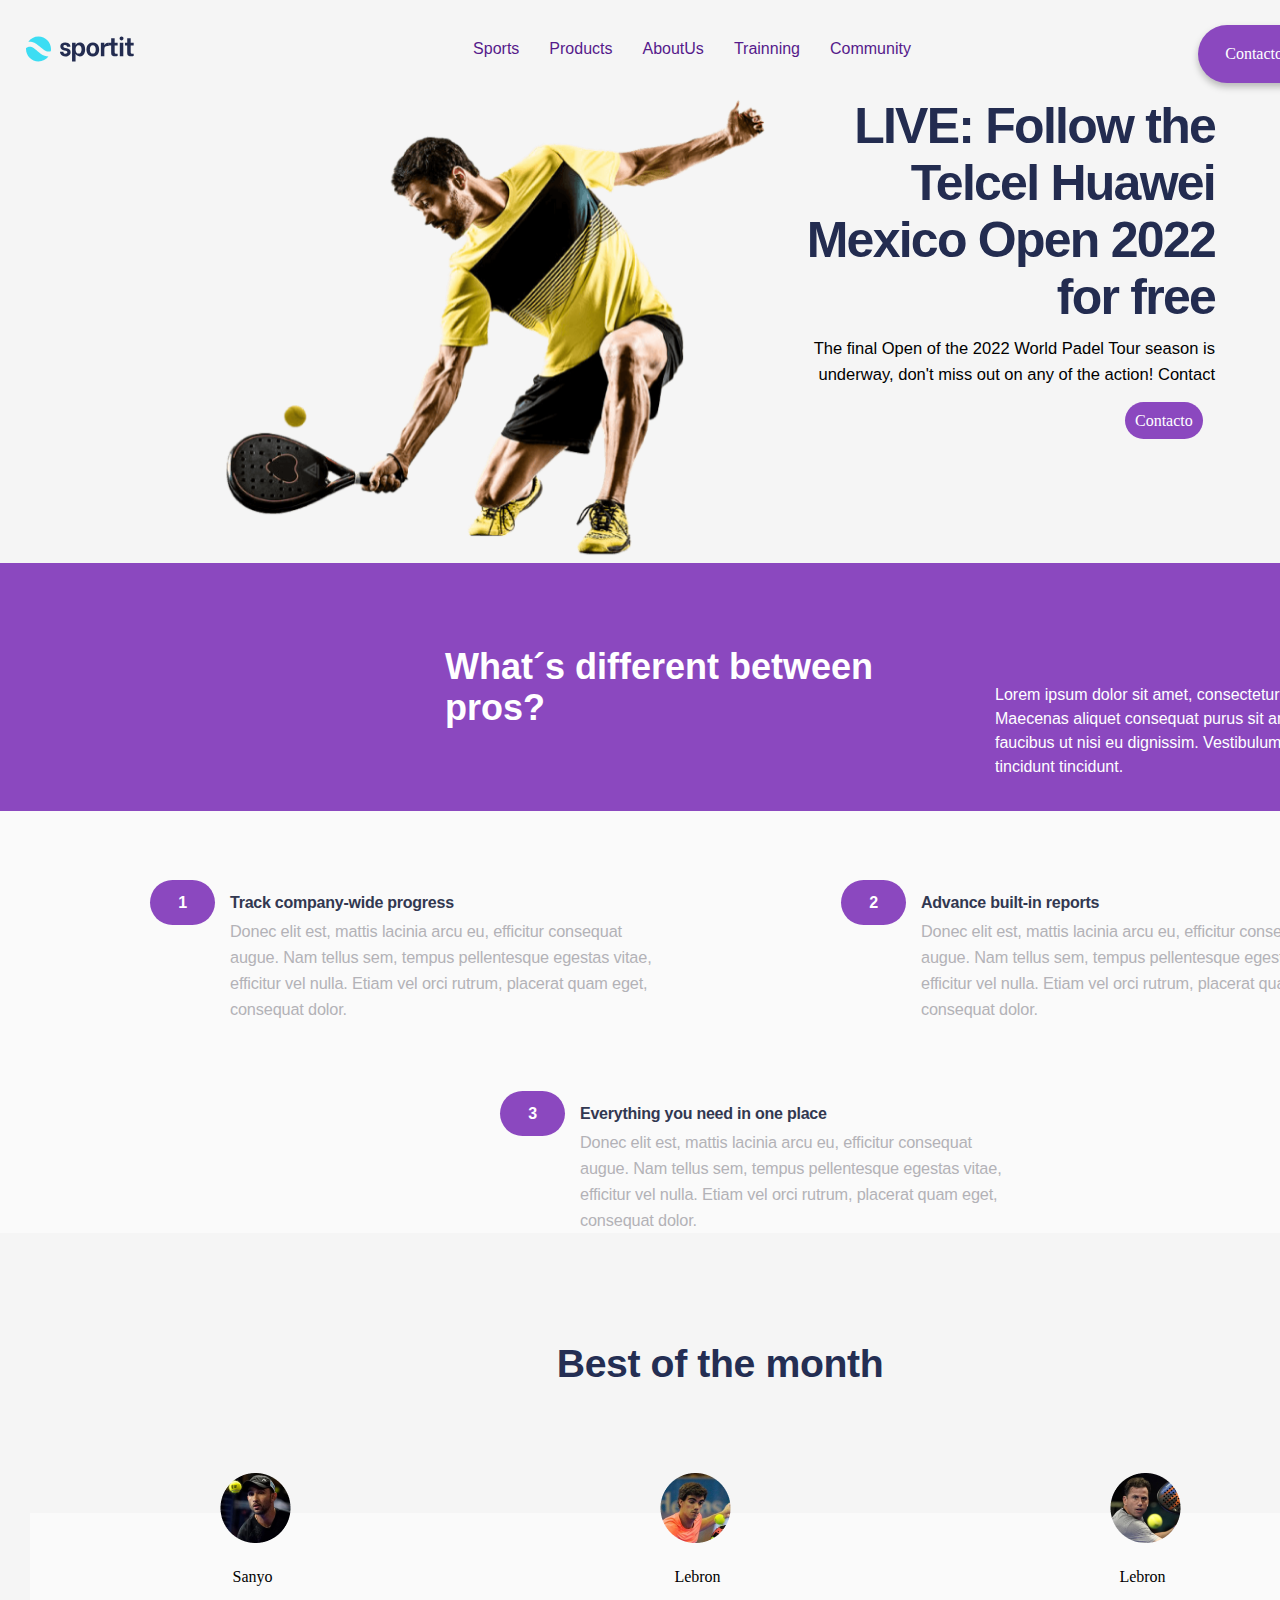
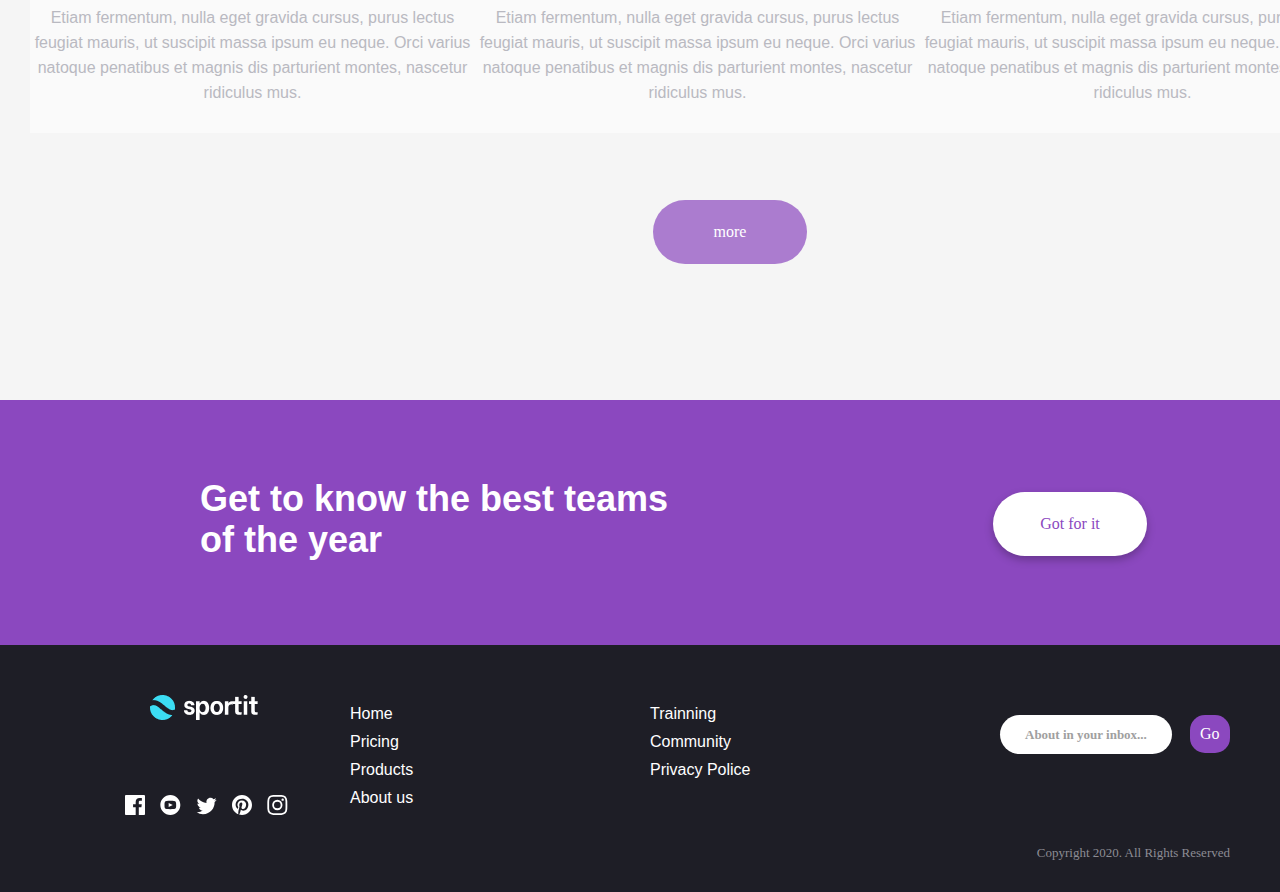
<file: index.html>
<!DOCTYPE html>
<html lang="en">
<head>
    <title>Document</title>
    <meta charset="UTF-8">
    <meta name="viewport" content="width=device-width, initial-scale=1.0">
    <link rel="preconnect" href="https://fonts.googleapis.com">
    <link rel="preconnect" href="https://fonts.gstatic.com" crossorigin>
    <link href="https://fonts.googleapis.com/css2?family=Be+Vietnam+Pro:wght@400;500;700&display=swap" rel="stylesheet">
    <link rel="stylesheet" href="/Css/style.css">
    
</head>
<body>
    <div class="container">
    <header>
       
        <div class="logotipo">
            
            <img src="/img/logo.svg" alt="Logo" class="logoprincipal">
        </div>
        <nav class="menu">
            <ul>
                <li><a href="" class="item-nav">Sports</a></li>
                <li><a href="" class="item-nav">Products</a></li>
                <li><a href="" class="item-nav">AboutUs</a></li>
                <li><a href="" class="item-nav">Trainning</a></li>
                <li><a href="" class="item-nav">Community</a></li>
            <ul>
        </nav>
     
            
                <a href="/Form.html " class="contactoheader">Contacto</a>
            
        

        
        <img class="burguer-menu" src="img/icon-hamburger.svg" alt="burguer">
        
    </header>
    <main>
        <section class="sect1">
                <article class="art1">
                    <img class="img1" src="/img/padel-intro.png" alt="jugando padel">
                </article>
                <article class="art2">
                    
                        <h1 class="titulo">LIVE: Follow the Telcel Huawei Mexico Open 2022 for free </h1>
                    <p class="contenido1">   The final Open of the 2022 World Padel Tour season is underway, don't miss out on any of the action!
                        Contact 
                        
                    </p>
                    
                    <a href="/Form.html" class="contactomain">Contacto</a>
                </article>
                
                
        </section>
        <section class="sect2">
                <article>
                    
                        <p class="titulo2">What´s different between pros?</p>
                        
                    
                </article>
                <article>
                    <p class="text2">
                        Lorem ipsum dolor sit amet, consectetur adipiscing elit. Maecenas aliquet consequat purus sit amet sodales. In faucibus ut nisi eu dignissim. Vestibulum fringilla velit sed tincidunt tincidunt.
                    </p>
                </article>
        </section>
        <section class="sect3">
            <article class="sect3-art1">
                <p class="sect3-text1"> <a href="" class="button1">1</a>Track company-wide progress</p>
                <p class="sect3-text2">Donec elit est, mattis lacinia arcu eu, efficitur consequat augue. Nam tellus sem, tempus pellentesque egestas vitae, efficitur vel nulla. Etiam vel orci rutrum, placerat quam eget, consequat dolor.</p>
            </article>
            <article class="sect3-art1">
                <p class="sect3-text1"><a href="" class="button2">2</a>Advance built-in reports</p>
                <p class="sect3-text2">Donec elit est, mattis lacinia arcu eu, efficitur consequat augue. Nam tellus sem, tempus pellentesque egestas vitae, efficitur vel nulla. Etiam vel orci rutrum, placerat quam eget, consequat dolor.</p>
            </article>
            
        </section> 
        <section class="sect-4">
        <article class="sect3-art2">
            <p class="sect3-text1"> <a href="" class="button3">3</a>Everything you need in one place</p>
           <p class="sect3-text2">Donec elit est, mattis lacinia arcu eu, efficitur consequat augue. Nam tellus sem, tempus pellentesque egestas vitae, efficitur vel nulla. Etiam vel orci rutrum, placerat quam eget, consequat dolor.</p>
       </article>
    </section>
            <div class="divti">
                <p class="titulo3">Best of the month</p>
            </div>
                
        <section class="sect4">
            <img class="img-sect4-1" src="/img/avatar-sanyo.png" alt="">
            <article class="sect4-art1">
                
                <p class="sect4-title-1">Sanyo</p>
                <p class="sect4-text-1">Etiam fermentum, nulla eget gravida cursus, purus lectus feugiat mauris, ut suscipit massa ipsum eu neque. Orci varius natoque penatibus et magnis dis parturient montes, nascetur ridiculus mus. </p>
            </article>
            <img  class="img2-sect4-2"  src="/img/avatar.lebron.png" alt="">
            <article class="sect4-art1">
                
                <p class="sect4-title">Lebron</p>
                <p class="sect4-text">Etiam fermentum, nulla eget gravida cursus, purus lectus feugiat mauris, ut suscipit massa ipsum eu neque. Orci varius natoque penatibus et magnis dis parturient montes, nascetur ridiculus mus. </p>
            </article>
            <img class="img3-sect4-3"  src="/img/avatar-navarro.png" alt="">
            <article class="sect4-art1">
                
                <p class="sect4-title">Lebron</p>
                <p class="sect4-text">Etiam fermentum, nulla eget gravida cursus, purus lectus feugiat mauris, ut suscipit massa ipsum eu neque. Orci varius natoque penatibus et magnis dis parturient montes, nascetur ridiculus mus. </p>
            </article>
            
        </section>
        <a href="" class="button-4">more</a>
        
    </main>
    <footer>
        <section class="sect5">
            <article>
                <p class="titulo5">Get to know the best
                    teams of the year</p>
            </article>
            <article class="art5">
                <a href="" class="got" >Got for it</a>
            </article>
        </section>
        <section class="fot">
            <div class="fot-1">
                <img src="/img/logo2.png" alt="logo de la pagina">
            </div>
            <div class="fot-2">
                <img class="icon" src="/img/icon-facebook.svg" alt=""><img class="icon" src="/img/icon-youtube.svg" alt=""><img class="icon" src="/img/icon-twitter.svg" alt=""><img class="icon" src="/img/icon-pinterest.svg" alt=""><img class="icon" src="/img/icon-instagram.svg" alt="">
            </div>  
            
            <article class="fot-3">
                <a class="menuf" href="">Home</a>
                <a class="menuf" href="">Pricing</a>
                <a class="menuf" href="">Products</a>
                <a class="menuf" href="">About us</a>
            </article>
            <article class="fot-4">
                <a class="menuf" href="">Trainning</a>
                <a class="menuf" href="">Community</a>
                <a class="menuf" href="">Privacy Police</a>
            </article>
            <article class="fot-5">
                <p class="about">About in your inbox...</p> <a href="" class="go">Go</a> 
                
            </article>
            <a href="" class="Copyright">Copyright 2020. All Rights Reserved</a>
        </section>
    </footer>
</div>
</body>
</html>
</file>
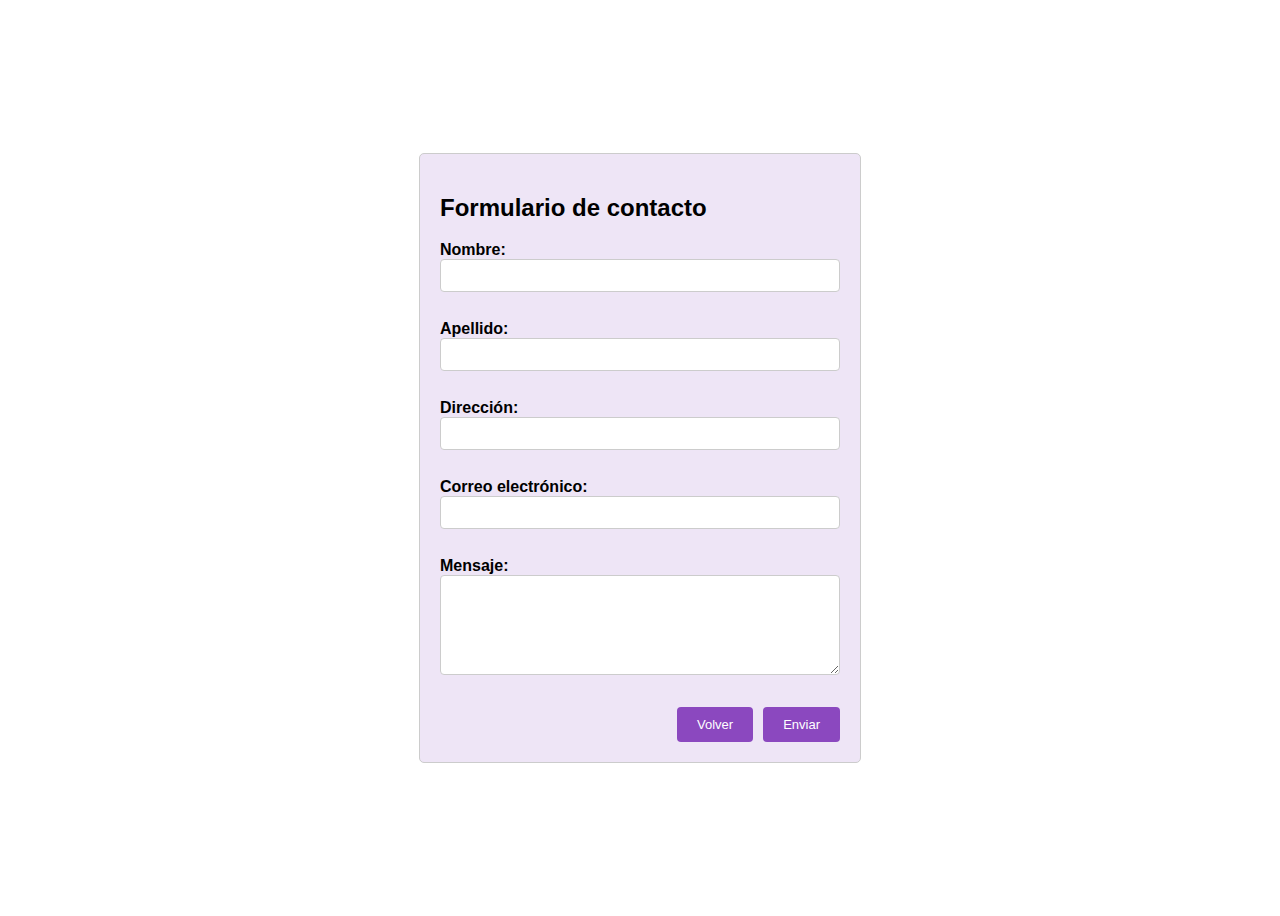
<file: Form.html>
<!DOCTYPE html>
<html lang="en">
<head>
    <meta charset="UTF-8">
    <meta name="viewport" content="width=device-width, initial-scale=1.0">
    <link rel="stylesheet" href="/Css/formstyle.css">
    <link rel="preconnect" href="https://fonts.googleapis.com">
    <link rel="preconnect" href="https://fonts.gstatic.com" crossorigin>
    <link href="https://fonts.googleapis.com/css2?family=Be+Vietnam+Pro:wght@400;500;700&display=swap" rel="stylesheet">
    
    <title>Formulario</title>
</head>
<body>
    
        
        <form action="/enviar" method="POST">
            <h2>Formulario de contacto</h2>
            <label for="nombre">Nombre:</label>
            <input type="text" id="nombre" name="nombre" required><br><br>
    
            <label for="apellido">Apellido:</label>
            <input type="text" id="apellido" name="apellido" required><br><br>
    
            <label for="direccion">Dirección:</label>
            <input type="text" id="direccion" name="direccion" required><br><br>
    
            <label for="email">Correo electrónico:</label>
            <input type="email" id="email" name="email" required><br><br>
    
            <label for="mensaje">Mensaje:</label>
            <textarea id="mensaje" name="mensaje" rows="4" required></textarea><br><br>
    
            <input type="submit" value="Enviar">
            <a class="button" href="/index.html">Volver</a>
            </form>

    
</body>
</html>
</file>
<file: Css/style.css>
*{
    padding: 0%;
    margin: 0%;
}

.container{
    
    width: 1440px;
}
body{
        background: #F5F5F5;
} 
/* comenzamos con el header */

header{
    display: flex;
    justify-content: space-between;
    align-items: center;
    padding: 10px;
}
.logotipo{
    display: flex;
    align-items: center;
    padding: 16px;
}
nav ul{
    display: flex;
    justify-content: center;
    list-style: none;
    width: 40vw ;
    font-family: 'Be Vietnam', sans-serif;
}
li{
    margin-left: 30px;
}

.item-nav{
    text-decoration: none;
}
.contact{
    display: flex;
    margin-right: 70px;
    background: #8B48BF;
    box-shadow: 0px 4px 7px rgba(0, 0, 0, 0.25);
    border-radius: 50px;
    
}
.contactoheader{
    position: relative;
    text-decoration: none;
    margin-right: 40px;
    margin-bottom: 20px;
    padding-top: 20px;
    padding-bottom: 20px;
    padding-left: 27px;
    padding-right: 27px;
    color: #FFFFFF;
    display: flex;
    margin-right: 70px;
    background: #8B48BF;
    box-shadow: 0px 4px 7px rgba(0, 0, 0, 0.25);
    border-radius: 50px;
    top: 15px;
    right: 50px;
}
.burguer-menu{
    display: none;
}

/* aqui comenzamos con el main */

.sect1{
    display: flex;
    justify-content: center;
}
.img1{
    width: 540px;
    height: 461.07px;
}
.titulo{
    width: 450px;
height: 228px;
font-family: 'Be Vietnam', sans-serif;
font-style: normal;
font-weight: 700;
font-size: 50px;
line-height: 114.6%;
display: flex;
align-items: center;
text-align: right;
letter-spacing: -0.035em;
color: #232C50;
}
.contenido1{
    width: 450px;
height: 71px;
font-family: 'Be Vietnam', sans-serif; 
font-style: normal;
font-weight: 500;
font-size: 16.5584px;
line-height: 157.1%;
display: flex;
align-items: center;
text-align: right;
color: #000000;
margin-bottom: 15px;
}
.contactomain{
    margin-top: 10%;
    margin-left: 80%;
text-align: center;
padding: 10px;
gap: 10px;
width: 134px;
height: 44px;
background: #8B48BF;
border-radius: 50px;
text-decoration: none;
color: #FFFFFF;
}
.sect2{
display: flex;
flex-direction: row;
justify-content: center;
align-items: center;
padding: 40px 0px;
gap: 100px;
width: 1440px;
height: 168px;
left: 0px;
top: 817px;
background: #8B48BF;
}
.titulo2{
width: 450px;
height: 88px;
font-family: 'Be Vietnam', sans-serif;
font-style: normal;
font-weight: 700;
font-size: 36px;
line-height: 114.6%;
display: flex;
align-items: center;
color: #FFFFFF;

}
.text2{
    position: absolute;
width: 450px;
height: 88px;
font-family: 'Be Vietnam', sans-serif;
font-style: normal;
font-weight: 500;
font-size: 16px;
line-height: 151.1%;
display: flex;
align-items: center;
color: #FFFFFF;

}
.sect3{
display: flex;
align-items: center;
flex-direction: row;
padding: 40px 0px;
gap: 24px;
width: 1440px;
height: 200px;
left: -1px;
top: 985px;
background: #FAFAFA;
}
.sect-4{
    background: #FAFAFA;
   

}
.button1, .button2, .button3{
display: flex;
flex-direction: row;
justify-content: center;
align-items: center;
padding: 10px 15px;
gap: 10px;
color: white;
width: 35px;
height: 25px;
text-decoration: none;
background: #8B48BF;
border-radius: 30px;
margin-right: 15px;
}

.sect3-text1{
width: 350px;
height: 23px;
font-family: 'Be Vietnam', sans-serif;
font-style: normal;
font-weight: 700;
font-size: 16px;
line-height: 23px;
display: flex;
flex-wrap: wrap;
align-items: center;
letter-spacing: -0.015em;
color: #323851;
}
.sect3-text2{
    width: 437px;
    height: 104px;
    font-family: 'Be Vietnam', sans-serif;
    font-style: normal;
    font-weight: 500;
    font-size: 16.2984px;
    line-height: 26px;
    display: flex;
    align-items: center;
    letter-spacing: -0.01em;
    color: #B3B2B7;
    margin-top: 15px;
    margin-left: 80px;
    background: #FAFAFA;


}
.sect3-art1{
    margin-left: 150px;
}
.sect3-art2{
    margin-left: 500px;
}

.titulo3{
width: 1440px;
Font-family: 'Be Vietnam', sans-serif;
font-style: normal;
font-weight: 700;
font-size: 39.2143px;
line-height: 156.6%;
text-align: center;
letter-spacing: -0.01em;
color: #242E53;
background: #F5F5F5;
margin-top: 100px;
}

.sect4{
    display: flex;
    justify-content: center;
    margin: 30px;
    background: #FAFAFA;
    position: absolute;
    
}
.divti{
    height: 150px;
}
.sect4-art1{
    height: 220px;
width: 445px;
left: 71px;
top: 1680px;
border-radius: 0px;
background: #FAFAFA;


}
.img-sect4-1{
    position: absolute;
    left: 190px;
    bottom: 190px;
}
.img2-sect4-2{
    position: absolute;
    left: 630px;
    bottom: 190px;
}

.img3-sect4-3{
    position: absolute;
    left: 1080px;
    bottom: 190px;
}

.sect4-title, .sect4-title-1{
    text-align: center;
    margin-top: 55px;
}
.sect4-text, .sect4-text-1{
    margin-top: 20px;
font-family: 'Be Vietnam', sans-serif;
font-style: normal;
font-weight: 500;
font-size: 16px;
line-height: 156.6%;
/* or 25px */

display: flex;
align-items: center;
text-align: center;

color: #B9B9C1;
}


.button-4{
    display: flex;
    flex-direction: row;
    justify-content: center;
    align-items: center;
    padding: 10px;
    gap: 10px;
    position: absolute;
    width: 134px;
    height: 44px;
    left: 653px;
    top: 1800px;
    background: rgba(139, 72, 191, 0.7);
    border-radius: 50px;
    color: #FFFFFF;
    text-decoration: none;
}

.sect5{
    display: flex;
    flex-direction: row;
    justify-content: center;
    align-items: center;
    padding: 40px 0px;
    gap: 100px;
    position: absolute;
    width: 1440px;
    height: 168px;
    left: 0px;
    top: 2000px;
    
    background: #8B48BF;
    }
    .titulo5{
    position: absolute;
    width: 480px;
    height: 88px;
    font-family: 'Be Vietnam', sans-serif;
    font-style: normal;
    font-weight: 700;
    font-size: 36px;
    line-height: 114.6%;
    /* or 41px */
    display: flex;
    align-items: center;
    color: #FFFFFF;
    left:200px;
    top: 75px;
    
    }
    .art5{
    display: flex;
    flex-direction: row;
    justify-content: center;
    align-items: center;
    padding: 10px;
    gap: 10px;
    width: 134px;
    height: 44px;
    margin-left: 600px;
    margin-top: 0;
    background: #FFFFFF;
    box-shadow: 0px 4px 8px rgba(0, 0, 0, 0.25);
    border-radius: 50px;
        }
    .got{
        color: #8B48BF;
        text-decoration: none;
    }
    
    .fot{
    display: flex;
    position: absolute;
    width: 1440px;
    height: 247px;
    left: 0px;
    top: 2245px;
    background: #1E1E26;
    }
    .fot-1{
        position: absolute;
        top: 50px;
        left: 150px;
    }

    .fot-2{
        position: absolute;
        top: 150px;
        left: 110px;
    }
    .fot-3{
        position: absolute;
        display: flex;
        flex-direction: column;
        font-family: 'Be Vietnam', sans-serif;
        top: 50px;
        left: 350px;
        
    }
    .menuf{
        text-decoration: none;
        color: white;
        size: 12px;
        margin-top: 10px;
    }
    .fot-4{
        position: absolute;
        display: flex;
        flex-direction: column;
        font-family: 'Be Vietnam', sans-serif;
        top: 50px;
        left: 650px;
    }
    .fot-5{
        position: absolute;
        display: flex;
        flex-direction: column;
        top: 70px;
        left: 1000px;
    }
    .icon{
        margin-left: 15px;
    }
    .about{
        color:  #A0A0A0;
        background-color: white;
        font-family: 'Be Vietnam';
        font-size: 13px;
        font-weight: 600;
        line-height: 19px;
        letter-spacing: 0em;
        text-align: left;
        padding-left: 25px;
        padding-right: 25px;
        padding-top: 10px;
        padding-bottom: 10px;
        border-radius: 50px;
    }
    .go{
        position: absolute;
        
        color: white;
        background-color: #8B48BF;
        left: 190px;
        padding: 10px;
        border-radius: 15px;
        text-decoration: none;
    }
    .Copyright{
        position: absolute;
        right: 210px;
        bottom: 30px;
        font-family: 'Be Vietnam';
        font-size: 13px;
        font-weight: 500;
        line-height: 18px;
        letter-spacing: 0em;
        text-align: left;
        color:  #8C8C94;
        text-decoration: none;
    }

    /* MEDIDAS-QUERIES */

    @media (max-width: 480px){
        /*smartphones más pequeños*/
        body{
            width: 33%;
        }
        .container{
            display: flex;
            flex-direction: column;
        }
        header{
            display: flex;
            flex-direction: column;
        }
        .menu{
            display: none;
        }
        .burguer-menu{
            display: flex;
            position: absolute;
            width: 60px;
            left: 410px;
            top: 20px;
        }
        .contactoheader{
            display: none;
        }
        main{
            display: flex;
            flex-direction: column;
        }
        footer{
            display: flex;
            flex-direction: column;
        }
        .logoprincipal{
            position: absolute;
            left: 50px;
            top: 30px;
        }
        .sect1, .sect2, .sect3{
            display: flex;
            flex-direction: column;
            width: 33%;
        }
        .img1{
            width: 420px;
            height: 430px;
            margin-top: 15px;
        }
        .sect2{
            height: 200px;
            margin-top: 20px;
            background: #3CDDF3;

        }
        .titulo2{
            margin-left: 30px;    
        }
        .text2{
        left: 30px;
        margin-left: 0px;
        top: 1000px;
        }
        .sect3-text1, .sect3-text2{
            display: flex;
            flex-direction: column;
            margin-left: 5px;


        }
        .button1{
            position: absolute;
            left: 0px;
            top: 1173px;
            
        }
        .button2{
            position: absolute;
            left: 0px;
            top: 1376px;
            
        }
        .button3{
            position: absolute;
            left: 0px;
            top: 1563px;
            
        }
        .sect3-text1{
            background-color: #8B48BF4D;
            width: 400px;
            height: 35px;
            padding-top: 10px;
            margin-left: 16px;
        }
        .sect3-text2{
            margin-top: 30px;
            

        }
        .sect3-art1{
            display: flex;
            flex-direction: column;
            margin-left: 5px;
        }
        .sect3-art2{
            margin-left: 5px;
            margin-top: 10px;
        }
        .sect-4{
            display: flex;
            flex-direction: column;
            width: 33%;
            margin-top: 140px;
        }

        .divti, .titulo3{
            width: 30%;
        }
        .titulo3{
            height: 300px;
            width: 300px;
            padding-left: 95px;
            margin-top: 40px;

        }
        
        .sect4{
            display: flex;
            flex-direction: column;
            top: 2000px;
            bottom: 0px;
            left: 0px;
            right: 0px;
        }
        .img-sect4{
            display: flex;
            flex-direction: column;
            left: 190px;
        }
        .sect4-art1{
            margin-top: 10px;
        }
        .img-sect4-1{
            
            bottom: 50px;
        }
        .img2-sect4-2{
            display: none;
            left: 190px;
            bottom: 20px;
        }
        .img3-sect4-3{
            display: none;
            left: 190px;
            bottom: 0px;
            top: 90px;
        }
        .sect4-text, .sect4-title{
            display: none;
        }
        .button-4{
            left: 180px;
            top: 2200px;
            bottom: 0px;
        }
        .sect5{
            display: flex;
            flex-direction: column;
            top: 2300px;
            width: 480px;
            background: #3CDDF3;

        }
        .titulo5{
            left: 0px;
            top: 45px;
        }
        .art5{
           margin-left: 0px; 
           background: #232C50;
            
        }
        .got{
            color:#FFFFFF;
        }
        .fot{
            top: 2545px;
            width: 480px;
            height: 400px;
        }
        .fot-1{
            top: 300px;
        }
        .fot-2{
            top: 250px;
            left: 70px;
        }
        .icon{
            margin-right: 40px;
        }
        .fot-3{
            left: 50px;
            top: 80px;
        }
        
        .fot-4{
            left: 280px;
            top: 80px;
        }
        .fot-5{
            left: 115px;
            top: 40px;
        }
        .Copyright{
            left: 115px;
            width: 300px;
            top: 350px;
        }
    }

    /* Usando pseudoelementos */

    .contactoheader:hover {  
            color: gray;  
            background-color: #8B48BF4D;
            text-decoration: none;
        } 
    .contactomain:hover {  
        color: gray;  
        background-color: #8B48BF4D;
        text-decoration: none;
    } 
    .button-4:hover{  
        color: gray;  
        background-color: #8B48BF4D;
        text-decoration: none;
    } 
    .art5:hover{
        color: gray;
        background-color: #f0ecf3;
        text-decoration: none;
    }
    .got:hover{
        color: gray;
    }
</file>
<file: Css/formstyle.css>
body {
    display: flex;
    justify-content: center;
    align-items: center;
    height: 100vh;
    font-family: 'Be Vietnam', sans-serif;
  }

  form {
    width: 400px;
    padding: 20px;
    border: 1px solid #ccc;
    border-radius: 5px;
    background-color: #ede4f6f6;
  }

  label {
    font-weight: bold;
    }

  input[type="text"],
  input[type="email"],
  textarea {
    width: 100%;
    padding: 8px;
    margin-bottom: 10px;
    border: 1px solid #ccc;
    border-radius: 4px;
    box-sizing: border-box;
    
  }

  textarea {
    height: 100px;
  }

  input[type="submit"] {
    background-color: #8B48BF;
    color: white;
    padding: 10px 20px;
    border: none;
    border-radius: 4px;
    cursor: pointer;
    float: right;
    margin-left: 10px;
    font-size: small;
  }

  input[type="submit"]:hover {
    background-color: #8B48BF4D;
  }

  a.button {
    background-color: #8B48BF;
    color: white;
    padding: 10px 20px;
    border: none;
    border-radius: 4px;
    cursor: pointer;
    float: right;
    text-decoration: none;
    height: 15px;
    font-size: small;
  }

  a.button:hover {
    background-color: #8B48BF4D;
  }
</file>
